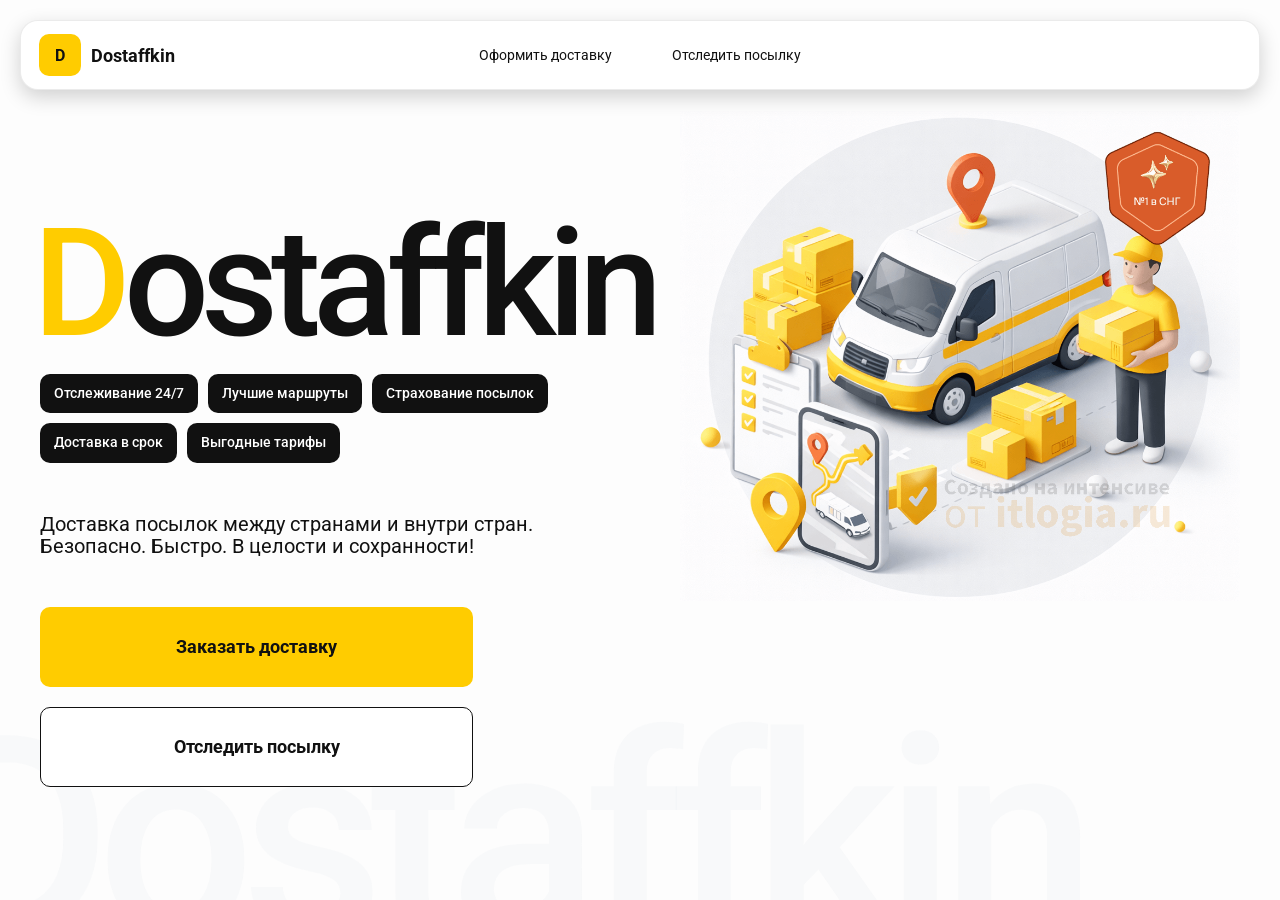
<file: index.html>
<!DOCTYPE html>
<html lang="ru">
    <head>
        <meta charset="utf-8" />
        <meta name="viewport" content="width=device-width,initial-scale=1,maximum-scale=1,user-scalable=0" />
        <title>
            Dostaffkin — Доставка посылок между странами и внутри стран. Безопасно. Быстро. В целости и
            сохранности!
        </title>
        <link rel="stylesheet" href="styles/base.css" />
        <link rel="stylesheet" href="styles/base_adaptive.css" />
        <link rel="stylesheet" href="styles/index.css" />
        <link rel="stylesheet" href="styles/index_adaptive.css" />
    </head>
    <body>
        <div class="container">
            <header class="header">
                <a class="header-brand" href="#">
                    <div class="header-logo">D</div>
                    <div class="header-title">Dostaffkin</div>
                </a>
                <nav class="header-menu">
                    <a class="header-link" href="./order.html">Оформить <span>доставку</span></a>
                    <a class="header-link" href="./track.html">Отследить <span>посылку</span></a>
                </nav>
            </header>
            <main class="main">
                <section class="main-info">
                    <div class="main-title"><span>D</span>ostaffkin</div>
                    <div class="main-features">
                        <div class="main-feature">Отслеживание 24/7</div>
                        <div class="main-feature">Лучшие маршруты</div>
                        <div class="main-feature">Страхование посылок</div>
                        <div class="main-feature">Доставка в срок</div>
                        <div class="main-feature">Выгодные тарифы</div>
                    </div>
                    <div class="main-description">
                        Доставка посылок между странами и внутри стран. Безопасно. Быстро. В целости и
                        сохранности!
                    </div>
                    <div class="main-actions">
                        <a class="button" type="button" href="./order.html">Заказать доставку</a>
                        <a class="button button-white" type="button" href="./track.html">Отследить посылку</a>
                    </div>
                </section>
                <div class="main-title-ghost">Dostaffkin</div>
                <section class="main-image">
                    <img src="images/main-image.png" alt="Main image" />
                </section>
            </main>
        </div>
    </body>
</html>
</file>
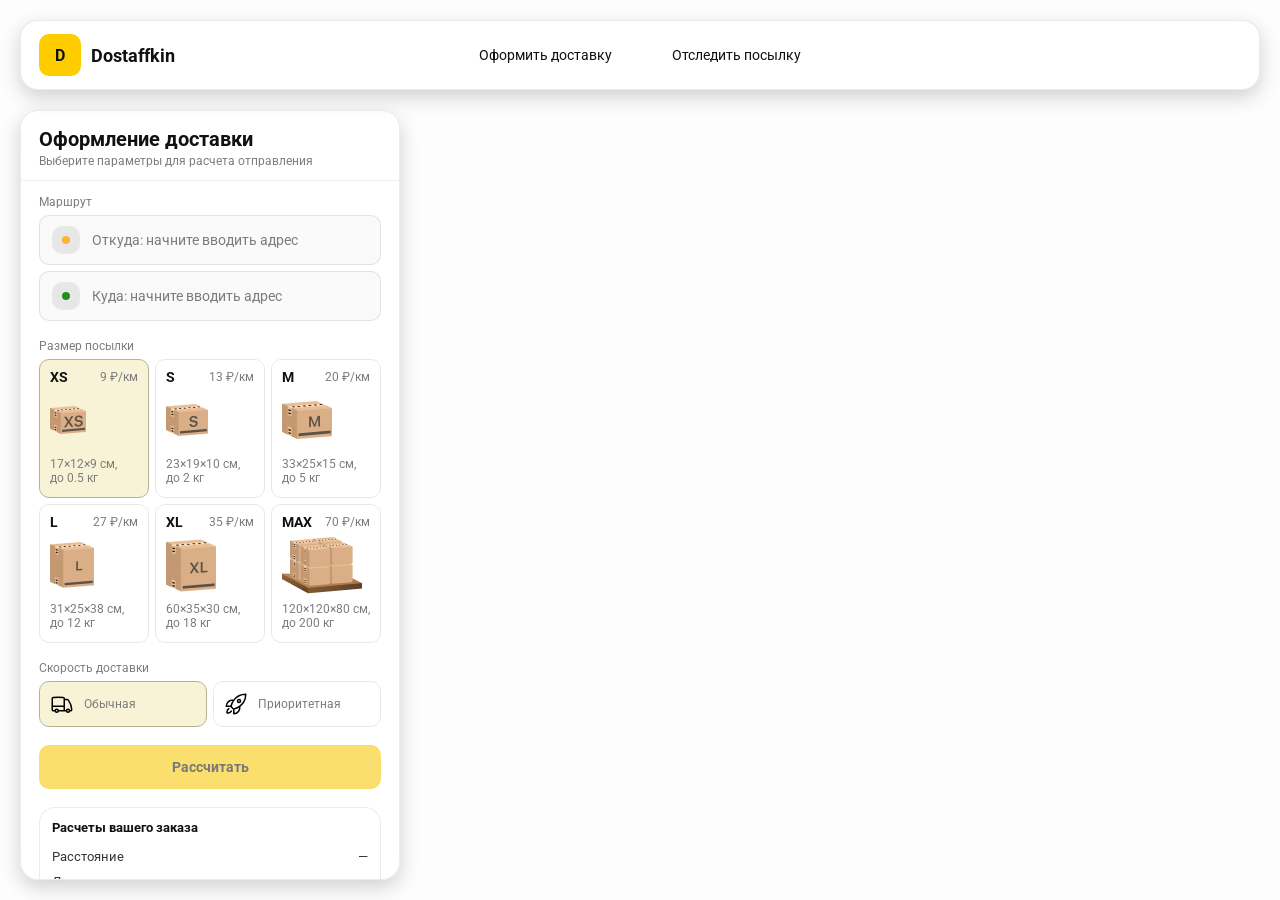
<file: order.html>
<!DOCTYPE html>
<html lang="ru">

<head>
    <meta charset="utf-8" />
    <meta name="viewport" content="width=device-width,initial-scale=1,maximum-scale=1,user-scalable=0" />
    <title>Оформление доставки</title>

    <link rel="stylesheet" href="styles/base.css" />
    <link rel="stylesheet" href="styles/base_adaptive.css" />

    <link rel="stylesheet" href="styles/order.css" />
    <link rel="stylesheet" href="styles/order_adaptive.css" />

    <script src="https://api-maps.yandex.ru/2.1/?lang=ru_RU&apikey=9479a19d-acc4-47fb-9935-13d53d73e17d&suggest_apikey=2ff8288e-a8ab-4dae-b653-127121b6a221" type="text/javascript"></script>
</head>

<body>
    <div id="map"></div>
    <header class="header">
        <a class="header-brand" href="./index.html">
            <div class="header-logo">D</div>
            <div class="header-title">Dostaffkin</div>
        </a>
        <nav class="header-menu">
            <a class="header-link" href="#">Оформить <span>доставку</span></a>
            <a class="header-link" href="./track.html">Отследить <span>посылку</span></a>
        </nav>
    </header>
    <aside class="main" id="sidebar">
        <div class="main-header">
            <div class="main-title">Оформление доставки</div>
            <div class="main-text">Выберите параметры для расчета отправления</div>
        </div>
        <div class="main-content">
            <div class="main-route">
                <div class="main-block-title">Маршрут</div>
                <div class="main-fields">
                    <div class="main-field" id="fromField">
                        <div class="main-pin"></div>
                        <input id="from" placeholder="Откуда: начните вводить адрес" autocomplete="off" />
                        <div class="main-ac" id="fromAc" role="listbox" aria-label="Подсказки адресов"></div>
                    </div>

                    <div class="main-field" id="toField">
                        <div class="main-pin"></div>
                        <input id="to" placeholder="Куда: начните вводить адрес" autocomplete="off" />
                        <div class="main-ac" id="toAc" role="listbox" aria-label="Подсказки адресов"></div>
                    </div>
                </div>
            </div>
            <div class="main-package">
                <div class="main-block-title">Размер посылки</div>

                <div class="main-sizes">
                    <div class="main-size-card is-active" data-value="xs">
                        <div class="main-size-top">
                            <div class="main-size-label">XS</div>
                            <div class="main-size-rate">9 ₽/км</div>
                        </div>
                        <div class="main-size-media">
                            <img src="images/sizes/xs.png" alt="Короб XS" />
                        </div>
                        <div class="main-size-description">17×12×9 см,<br />до 0.5 кг</div>
                    </div>

                    <div class="main-size-card" data-value="s">
                        <div class="main-size-top">
                            <div class="main-size-label">S</div>
                            <div class="main-size-rate">13 ₽/км</div>
                        </div>
                        <div class="main-size-media">
                            <img src="images/sizes/s.png" alt="Короб S" />
                        </div>
                        <div class="main-size-description">23×19×10 см,<br />до 2 кг</div>
                    </div>

                    <div class="main-size-card" data-value="m">
                        <div class="main-size-top">
                            <div class="main-size-label">M</div>
                            <div class="main-size-rate">20 ₽/км</div>
                        </div>
                        <div class="main-size-media">
                            <img src="images/sizes/m.png" alt="Короб M" />
                        </div>
                        <div class="main-size-description">33×25×15 см,<br />до 5 кг</div>
                    </div>

                    <div class="main-size-card" data-value="l">
                        <div class="main-size-top">
                            <div class="main-size-label">L</div>
                            <div class="main-size-rate">27 ₽/км</div>
                        </div>
                        <div class="main-size-media">
                            <img src="images/sizes/l.png" alt="Короб L" />
                        </div>
                        <div class="main-size-description">31×25×38 см,<br />до 12 кг</div>
                    </div>

                    <div class="main-size-card" data-value="xl">
                        <div class="main-size-top">
                            <div class="main-size-label">XL</div>
                            <div class="main-size-rate">35 ₽/км</div>
                        </div>
                        <div class="main-size-media">
                            <img src="images/sizes/xl.png" alt="Короб XL" />
                        </div>
                        <div class="main-size-description">60×35×30 см,<br />до 18 кг</div>
                    </div>

                    <div class="main-size-card" data-value="max">
                        <div class="main-size-top">
                            <div class="main-size-label">MAX</div>
                            <div class="main-size-rate">70 ₽/км</div>
                        </div>
                        <div class="main-size-media main-size-media-palleta">
                            <img src="images/sizes/max.png" alt="Паллета" />
                        </div>
                        <div class="main-size-description">120×120×80 см,<br />до 200 кг</div>
                    </div>
                </div>
            </div>
            <div class="main-speed">
                <div class="main-block-title">Скорость доставки</div>

                <div class="main-speeds">
                    <div class="main-speed-card is-active" data-value="regular">
                        <img class="main-speed-media" src="images/icons/regular.svg" alt="Regular" />
                        <div class="main-speed-description">Обычная</div>
                    </div>
                    <div class="main-speed-card" data-value="fast">
                        <img class="main-speed-media" src="images/icons/fast.svg" alt="Fast" />
                        <div class="main-speed-description">Приоритетная</div>
                    </div>

                </div>
            </div>
            <div class="main-calculate-block">
                <button id="calc" class="button calculate-button" type="button" disabled>Рассчитать</button>
            </div>
            <div class="main-result" id="result">
                <div class="main-result-title">Расчеты вашего заказа</div>
                <div class="main-result-lines">
                    <div class="main-result-line"><span>Расстояние</span><span id="distanceValue">—</span></div>
                    <div class="main-result-line"><span>Доставим через</span><span id="durationValue">—</span></div>
                    <div class="main-result-line"><span>Тариф</span><span id="rateValue">—</span></div>
                </div>
                <div class="main-price">
                    <div class="main-price-label">Итого</div>
                    <div class="main-price-value" id="totalValue">—</div>
                </div>
            </div>
            <div class="main-order-box">
                <div class="main-order-form" id="orderForm">
                    <div class="main-order-title">Оформление доставки</div>
                    <div class="main-block-info-row">
                        <div class="main-block-title">Контакты</div>
                        <div class="order-fields">
                            <div class="main-field">
                                <input id="customerName" placeholder="Ваше имя" autocomplete="off" />
                            </div>
                            <div class="main-field">
                                <input id="customerPhone" placeholder="Ваш телефон" autocomplete="off"
                                    inputmode="tel" />
                            </div>
                        </div>
                    </div>
                    <div class="main-block-info-row extra-info">
                        <div class="main-block-title">Дополнительная информация</div>
                        <div class="main-field textarea">
                            <textarea id="comment" placeholder="Детали доставки и комментарии"></textarea>
                        </div>
                    </div>
                    <button id="submit" class="button main-submit-request" type="button" disabled>Отправить
                        заявку
                    </button>
                </div>

                <div class="main-order-success" id="orderSuccess">
                    <div class="main-success-icon">✓</div>
                    <div class="main-success-title">Заявка отправлена!</div>
                    <div class="main-success-title">Номер отправления – <span id="orderId"></span></div>
                    <div class="main-success-subtitle">Мы скоро свяжемся с вами</div>
                </div>
            </div>

        </div>
    </aside>

    <script src="scripts/order.js"></script>
    
</body>

</html>
</file>
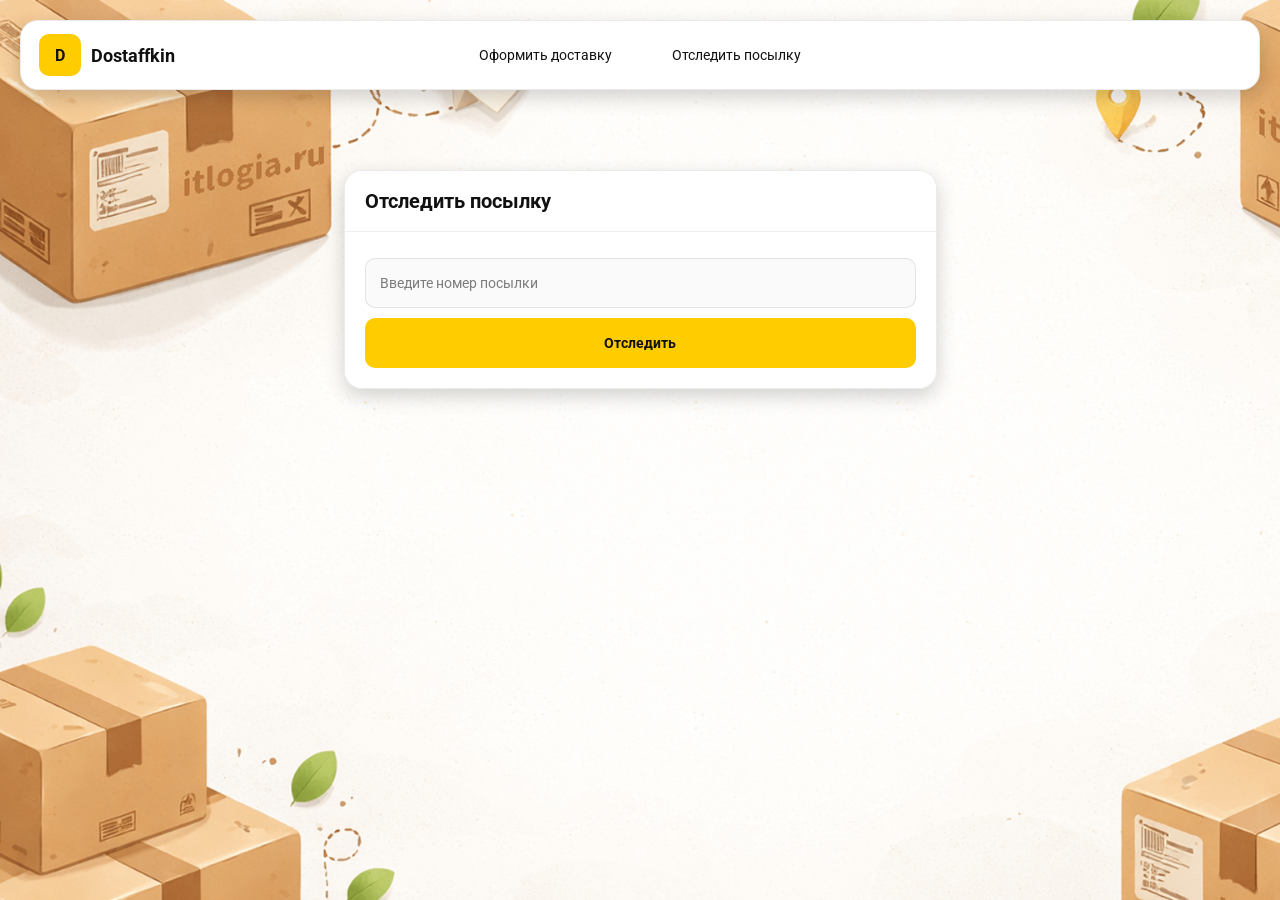
<file: track.html>
<!doctype html>
<html lang="ru">

<head>
    <meta charset="utf-8" />
    <meta name="viewport" content="width=device-width,initial-scale=1,maximum-scale=1,user-scalable=0" />
    <title>Отследить посылку</title>
    <link rel="stylesheet" href="styles/base.css" />
    <link rel="stylesheet" href="styles/base_adaptive.css" />

    <link rel="stylesheet" href="styles/track.css" />
    <link rel="stylesheet" href="styles/track_adaptive.css" />
</head>

<body>
    <div class="container">
        <header class="header">
            <a class="header-brand" href="./index.html">
                <div class="header-logo">D</div>
                <div class="header-title">Dostaffkin</div>
            </a>
            <nav class="header-menu">
                <a class="header-link" href="./order.html">Оформить <span>доставку</span></a>
                <a class="header-link" href="#">Отследить <span>посылку</span></a>
            </nav>
        </header>
        <main class="track-content">
            <section class="track-card track-search">
                <div class="track-title">Отследить посылку</div>
                <div class="track-action">
                    <div class="main-field track-field">
                        <input id="trackNumber" placeholder="Введите номер посылки" autocomplete="off" />
                    </div>
                    <button id="trackButton" class="button track-button" type="button">Отследить</button>
                </div>
            </section>
            <section class="track-card track-result" id="trackResult">
                <div class="track-result-header">
                    <div class="track-id" id="trackIdValue"></div>
                    <div class="track-routes">
                        <div class="track-route">
                            <div class="track-route-pin">
                                <svg xmlns="http://www.w3.org/2000/svg" fill="none" viewBox="0 0 24 24"
                                    stroke-width="1.5" stroke="orange" class="size-6">
                                    <path stroke-linecap="round" stroke-linejoin="round"
                                        d="M15 10.5a3 3 0 1 1-6 0 3 3 0 0 1 6 0Z" />
                                    <path stroke-linecap="round" stroke-linejoin="round"
                                        d="M19.5 10.5c0 7.142-7.5 11.25-7.5 11.25S4.5 17.642 4.5 10.5a7.5 7.5 0 1 1 15 0Z" />
                                </svg>
                            </div>
                            <div class="track-route-address" id="trackFromValue">
                                Откуда: Москва, улица Арбат, 1
                            </div>
                        </div>
                        <div class="track-route track-route-arrow">
                            <svg xmlns="http://www.w3.org/2000/svg" fill="none" viewBox="0 0 24 24" stroke-width="1.5"
                                stroke="currentColor" class="size-6">
                                <path stroke-linecap="round" stroke-linejoin="round"
                                    d="M19.5 13.5 12 21m0 0-7.5-7.5M12 21V3" />
                            </svg>
                        </div>
                        <div class="track-route">
                            <div class="track-route-pin">
                                <svg xmlns="http://www.w3.org/2000/svg" fill="none" viewBox="0 0 24 24"
                                    stroke-width="1.5" stroke="green" class="size-6">
                                    <path stroke-linecap="round" stroke-linejoin="round"
                                        d="M15 10.5a3 3 0 1 1-6 0 3 3 0 0 1 6 0Z" />
                                    <path stroke-linecap="round" stroke-linejoin="round"
                                        d="M19.5 10.5c0 7.142-7.5 11.25-7.5 11.25S4.5 17.642 4.5 10.5a7.5 7.5 0 1 1 15 0Z" />
                                </svg>
                            </div>
                            <div class="track-route-address" id="trackToValue">
                                Куда: Минск, проспект Независимости, 58
                            </div>
                        </div>
                    </div>
                </div>
                <div class="track-info">
                    <div class="track-status-title">Статус данной посылки:</div>
                    <div class="track-status-list" id="trackStatusList">

                    </div>
                </div>
            </section>

        </main>
    </div>
    <script src="scripts/track.js"></script>
</body>

</html>
</file>
<file: styles/base.css>
*,
*::before,
*::after {
    box-sizing: border-box;
}
@font-face {
    font-family: 'Roboto';
    src: url('../fonts/Roboto-Regular.ttf');
    font-weight: normal;
}

@font-face {
    font-family: 'Roboto';
    src: url('../fonts/Roboto-Bold.ttf');
    font-weight: bold;
}

@font-face {
    font-family: 'Roboto';
    src: url('../fonts/Roboto-Medium.ttf');
    font-weight: 500;
}

html,
body {
    margin: 0;
    color: #111111;
    font-family: 'Roboto', sans-serif;
}

body {
    background: #fdfdfd;
}

.header {
    border-radius: 18px;
    box-shadow: 0 7px 20px 0 #0000002e;
    backdrop-filter: blur(10px);
    background: #ffffff;
    left: 20px;
    border: 1px solid rgba(0, 0, 0, 0.08);
    position: fixed;
    right: 20px;
    top: 20px;
    padding: 14px 18px;
    height: 70px;
    display: flex;
    align-items: center;
    z-index: 6;
}

.header-brand {
    display: flex;
    align-items: center;
    text-decoration: none;
    gap: 10px;
}

.header-logo {
    width: 42px;
    height: 42px;
    border-radius: 10px;
    background: #ffcc00;
    display: grid;
    place-items: center;
    font-weight: bold;
    color: #111;
}

.header-title {
    font-size: 18px;
    font-weight: bold;
    color: #111111;
    text-decoration: none;
}

.header-menu {
    display: flex;
    align-items: center;
    gap: 60px;
    margin: 0;
    position: absolute;
    left: 50%;
    transform: translateX(-50%);
}

.header-link {
    font-size: 14px;
    color: #111111;
    text-decoration: none;
}

.button {
    border: 0;
    outline: none;
    height: 44px;
    border-radius: 10px;
    font-size: 14px;
    font-weight: bold;
    cursor: pointer;
    font-family: inherit;
    transition: transform 0.08s ease, opacity 0.12s ease;
    background: #ffcc00;
    color: #111111;
    text-align: center;
    text-decoration: none;
}

.button:hover {
    background-color: #e5bc19;
}

.button:disabled {
    cursor: not-allowed;
    background-color: #fade6e;
    color: #787878;
    transform: none;
}

.button.button-white {
    background: #ffffff;
    border: 1px solid #111111;
}

.button.button-white:hover {
    background: rgb(241 241 241);
}

.main-field {
    display: flex;
    align-items: center;
    margin-top: 6px;
    gap: 10px;
    border: 1px solid #1111111a;
    background: #fafafa;
    border-radius: 10px;
    padding: 10px 12px;
    position: relative;
    box-sizing: border-box;
    height: 50px;
}

.main-field.textarea {
    height: auto;
}

.main-pin {
    width: 28px;
    height: 28px;
    border-radius: 10px;
    background: rgba(17, 17, 17, 0.08);
    display: grid;
    place-items: center;
    flex: 0 0 auto;
    position: relative;
}

.main-pin::before {
    content: '';
    width: 8px;
    height: 8px;
    border-radius: 999px;
    background: orange;
    opacity: 0.75;
    display: block;
}

.main-field:last-child .main-pin::before {
    background: green;
    opacity: 0.85;
}

input,
textarea {
    width: 100%;
    border: 0;
    outline: none;
    background: transparent;
    font-size: 14px;
    color: #111111;
    font-family: inherit;
}

textarea {
    resize: vertical;
    min-height: 72px;
    padding: 2px 0;
}

input::placeholder,
textarea::placeholder {
    color: #7c7c7c;
}

.main-field:focus-within {
    border-color: rgba(0, 0, 0, 0.2);
    box-shadow: 0 0 0 4px rgba(255, 204, 0, 0.35);
    background: rgba(255, 255, 255, 0.75);
}
</file>
<file: styles/base_adaptive.css>
@media (max-width: 767px) {
    .header {
        left: 10px;
        right: 10px;
        top: 10px;
    }

    .header-link span {
        display: none;
    }

    .header-menu {
        gap: 20px;
        justify-content: flex-start;
        margin: 0 0 0 30px;
        position: static;
        transform: none;
    }
}

@media (max-width: 420px) {
    .header-title {
        display: none;
    }
}

@media (max-width: 374px) {
    .header-menu {
        gap: 10px;
        margin: 0 0 0 10px;
    }
}
</file>
<file: styles/index.css>
.container {
    overflow: hidden;
    min-height: 100vh;
}

.main {
    padding: 111px 40px 40px;
    position: relative;
    display: flex;
}

.main-info {
    max-width: 840px;
    width: 100%;
    position: relative;
}

.main-title {
    margin-top: 98px;
    font-weight: 500;
    font-size: 200px;
    line-height: 1;
    letter-spacing: -0.05em;
    color: #111111;
    left: -15px;
    position: relative;
}

.main-title span {
    color: #ffcc00;
}

.main-features {
    margin-top: 15px;
    display: flex;
    flex-wrap: wrap;
    gap: 10px;
}

.main-feature {
    background: #111111;
    color: #ffffff;
    padding: 12px 14px;
    font-weight: 500;
    font-size: 14px;
    line-height: 1.1;
    border-radius: 10px;
}

.main-description {
    margin-top: 50px;
    max-width: 500px;
    font-size: 20px;
    line-height: 1.1;
    color: #111111;
}

.main-actions {
    margin-top: 50px;
    display: flex;
    flex-direction: column;
    gap: 20px;
}

.main-actions .button {
    height: 80px;
    width: 433px;
    font-size: 18px;
    font-weight: bold;
    place-items: center;
    display: grid;
}

.main-title-ghost {
    position: absolute;
    z-index: -1;
    left: -70px;
    bottom: -150px;
    font-weight: 500;
    font-size: 278px;
    line-height: 1;
    letter-spacing: -0.05em;
    color: #ecedf04d;
}

.main-image {
    width: 1024px;
    top: 100px;
    z-index: -2;
}

.main-image img {
    width: 100%;
    max-width: 1024px;
    height: auto;
    display: block;
}
</file>
<file: styles/index_adaptive.css>
@media (max-width: 1760px) {
    .main-title {
        font-size: 150px;
        left: -7px;
    }

    .main-info {
        max-width: 640px;
    }
}

@media (max-width: 1200px) {
    .main-info {
        max-width: 540px;
    }

    .main {
        padding: 111px 20px 20px;
    }

    .main-title {
        font-size: 120px;
        left: -4px;
    }

    .main-title-ghost {
        font-size: 220px;
    }
}

@media (max-width: 1024px) {
    .main-title {
        margin-top: 30px;
    }

    .main {
        flex-direction: column-reverse;
    }

    .main-image {
        max-width: 350px;
        position: absolute;
        left: 370px;
        top: 370px;
    }

    .main-info {
        max-width: 100%;
    }

    .main-actions {
        gap: 10px;
    }

    .main-actions .button {
        height: 50px;
        font-size: 14px;
        width: auto;
        max-width: 300px;
    }

    .main-description {
        max-width: 350px;
    }
}

@media (max-width: 570px) {
    .main-title {
        font-size: 88px;
    }

    .main-description {
        max-width: 100%;
    }

    .main-actions {
        width: 100%;
    }

    .main-actions .button {
        width: 100%;
        max-width: 100%;
    }

    .main-image {
        max-width: 650px;
        position: absolute;
        left: 170px;
        top: 70px;
        opacity: 0.2;
    }
}

@media (max-width: 400px) {
    .main-title {
        font-size: 70px;
    }
}
</file>
<file: styles/order.css>
#map {
    position: fixed;
    inset: 0;
}

.main {
    border-radius: 18px;
    box-shadow: 0 7px 20px 0 #0000002e;
    backdrop-filter: blur(10px);
    background: rgba(255, 255, 255, 0.96);
    left: 20px;
    border: 1px solid rgba(0, 0, 0, 0.08);
    position: fixed;
    top: 110px;
    bottom: 20px;
    width: 380px;
    display: flex;
    flex-direction: column;
    overflow: hidden;
    z-index: 5;
}

.main-header {
    padding: 18px 18px 12px 18px;
    border-bottom: 1px solid rgba(0, 0, 0, 0.06);
    display: flex;
    flex-direction: column;
}

.main-title {
    font-size: 20px;
    line-height: 100%;
    font-weight: bold;
}

.main-text {
    font-size: 12px;
    margin-top: 5px;
    color: #7c7c7c;
}

.main-content {
    padding: 14px 18px 18px 18px;
    overflow: auto;
    scrollbar-width: none;
    display: flex;
    flex-direction: column;
    gap: 18px;
    flex: 1;
}

.main-block-title {
    font-size: 12px;
    color: #7c7c7c;
}

.main-route .main-block-title,
.main-package .main-block-title {
    margin-bottom: 6px;
}

.main-sizes {
    display: grid;
    gap: 6px;
    grid-template-columns: repeat(3, 1fr);
}

.main-size-card {
    border: 1px solid #e8e8e7;
    background: #ffffff;
    border-radius: 10px;
    padding: 10px;
    cursor: pointer;
    user-select: none;
    transition: transform 0.08s ease, border-color 0.12s ease, background 0.12s ease;
    min-height: 139px;
}

.main-size-card:hover {
    transform: translateY(-1px);
}

.main-size-card.is-active {
    background-color: #f8f2d6;
    border-color: #b7b196;
}

.main-size-top {
    display: flex;
    align-items: center;
    justify-content: space-between;
}

.main-size-label {
    font-weight: bold;
    font-size: 14px;
    color: #111111;
    line-height: 100%;
}

.main-size-rate {
    font-size: 12px;
    color: #7c7c7c;
    line-height: 100%;
}

.main-size-media {
    margin-top: 8px;
    height: 57px;
}

.main-size-description {
    margin-top: 8px;
    font-size: 12px;
    color: #7c7c7c;
    line-height: 1.2;
}

.calculate-button {
    width: 100%;
}

.main-result {
    border: 1px solid rgba(0, 0, 0, 0.08);
    background: rgba(255, 255, 255, 0.75);
    border-radius: 16px;
    padding: 12px;
    line-height: 1.25;
}

.main-result-title {
    font-weight: bold;
    font-size: 13px;
    color: #111111;
    margin-bottom: 13px;
}

.main-result-lines {
    gap: 8px;
    display: flex;
    flex-direction: column;
}

.main-result-line {
    font-size: 13px;
    color: rgba(17, 17, 17, 0.85);
    display: flex;
    justify-content: space-between;
}

.main-price {
    margin-top: 18px;
    padding-top: 10px;
    border-top: 1px dashed rgba(0, 0, 0, 0.12);
    display: flex;
    align-items: baseline;
    justify-content: space-between;
}

.main-price-label {
    font-size: 12px;
    color: rgba(17, 17, 17, 0.55);
}

.main-price-value {
    font-size: 20px;
    font-weight: bold;
    color: #111111;
    letter-spacing: -0.3px;
}

.main-order-box {
    background: #ffffff;
    border: 1px solid #e8e8e7;
    border-radius: 10px;
    padding: 12px;
}

.main-order-title {
    margin-bottom: 8px;
    font-weight: bold;
    font-size: 14px;
    color: #111111;
}

.main-block-info {
    display: flex;
    flex-direction: column;
    gap: 6px;
}

.order-fields {
    display: grid;
    grid-template-columns: 1fr 1fr;
    column-gap: 10px;
    margin-top: 6px;
}

.main-block-info-row.extra-info {
    display: block;
    margin-top: 13px;
}

.main-submit-request {
    width: 100%;
    margin-top: 6px;
}

.main-order-success {
    display: none;
    text-align: center;
    padding: 22px 12px;
    gap: 12px;
}

.main-order-success.is-visible {
    display: flex;
    flex-direction: column;
    align-items: center;
}

.main-success-icon {
    width: 56px;
    height: 56px;
    border-radius: 50%;
    background: #16a34a;
    color: #ffffff;
    display: grid;
    place-items: center;
    font-size: 30px;
}

.main-success-title {
    font-size: 14px;
    font-weight: bold;
    color: #111111;
}

.main-success-subtitle {
    font-size: 12px;
    color: rgba(17, 17, 17, 0.55);
    line-height: 1.3;
}

.main-speed .main-block-title {
    margin-bottom: 6px;
}

.main-speeds {
    display: grid;
    gap: 6px;
    grid-template-columns: repeat(2, 1fr);
}

.main-speed-card {
    border: 1px solid #E8E8E7;
    background: #FFFFFF;
    border-radius: 10px;
    padding: 10px;
    cursor: pointer;
    user-select: none;
    transition: transform .08s ease, border-color .12s ease, background .12s ease;
    display: flex;
    align-items: center;
    gap: 10px;
}

.main-speed-card:hover {
    transform: translateY(-1px);
}

.main-speed-card.is-active {
    background-color: #F8F2D6;
    border-color: #B7B196;
}

.main-speed-description {
    font-size: 12px;
    color: #7C7C7C;
    line-height: 1.2;
}
</file>
<file: styles/order_adaptive.css>
@media (max-width: 767px) {
    .main {
        left: 10px;
        right: 10px;
        top: 50%;
        bottom: 12px;
        width: auto;
        max-width: none;
    }
}

@media (max-width: 420px) {
    .main-sizes {
        grid-template-columns: repeat(2, 1fr);
    }
}
</file>
<file: styles/track.css>
.container {
    background: #F4F4F4 url("../images/track-bg.png");
    background-size: cover;
    min-height: 100vh;
    padding: 170px 0 50px 0;
}

.track-content {
    width: 593px;
    margin: 0 auto;
}

.track-card {
    width: 100%;
    border-radius: 18px;
    box-shadow: 0 7px 20px 0 #0000002E;
    backdrop-filter: blur(10px);
    background: rgba(255, 255, 255, 0.96);
    border: 1px solid rgba(0, 0, 0, 0.08);
}

.track-title {
    font-size: 20px;
    line-height: 100%;
    font-weight: bold;
    border-bottom: 1px solid #EEEEEE;
    padding: 20px;
}

.track-action {
    padding: 20px;
}

.track-button {
    width: 100%;
    height: 50px;
}

.track-field {
    margin-bottom: 10px;
}

.track-result {
    margin-top: 5px;
    display: none;
}

.track-result.is-visible {
    display: block;
}

.track-result-header {
    font-weight: bold;
    font-size: 14px;
    color: #111111;
    padding: 20px;
    border-bottom: 1px solid #EEEEEE;
}

.track-id {
    margin-bottom: 12px;
    font-size: 20px;
}

.track-routes {
    display: flex;
    flex-direction: column;
    gap: 10px;
    font-weight: normal;
}

.track-route {
    display: flex;
    align-items: center;
    gap: 10px;
}

.track-route-pin {
    width: 24px;
    height: 24px;
    flex-shrink: 0;
}

.track-route-arrow {
    padding: 15px 0;
    width: 24px;
    height: 24px;
}

.track-info {
    padding: 20px;
}

.track-status {
    display: flex;
    align-items: center;
    font-size: 12px;
    gap: 10px;
}

.track-status-title {
    font-size: 14px;
    color: #111111;
    margin-bottom: 20px;
}

.track-status-list {
    display: flex;
    flex-direction: column;
    gap: 15px;
}

.track-status-icon {
    width: 40px;
    height: 40px;
    border-radius: 50%;
    background: rgba(17, 17, 17, 0.08);
    display: grid;
    place-items: center;
    flex: 0 0 auto;
}

.track-status.created .track-status-icon {
    background-color: #F1CB00;
}

.track-status.in-way .track-status-icon {
    background-color: #F08A11;
}

.track-status.ready .track-status-icon {
    background-color: #A35D0A;
}

.track-status.done .track-status-icon {
    background-color: #37C93B;
}

.track-status-text {
    display: flex;
    align-items: center;
    justify-content: space-between;
    color: #111111;
    font-size: 12px;
    flex: 1;
}

.track-status-date {
    color: rgba(17, 17, 17, 0.55);
}
</file>
<file: styles/track_adaptive.css>
@media (max-width: 767px) {
    .container {
        padding: 130px 0 50px 0;
    }

    .track-content {
        width: 100%;
        padding-left: 10px;
        padding-right: 10px;
    }

    .track-result-header {
        padding: 20px;
    }
}
</file>
